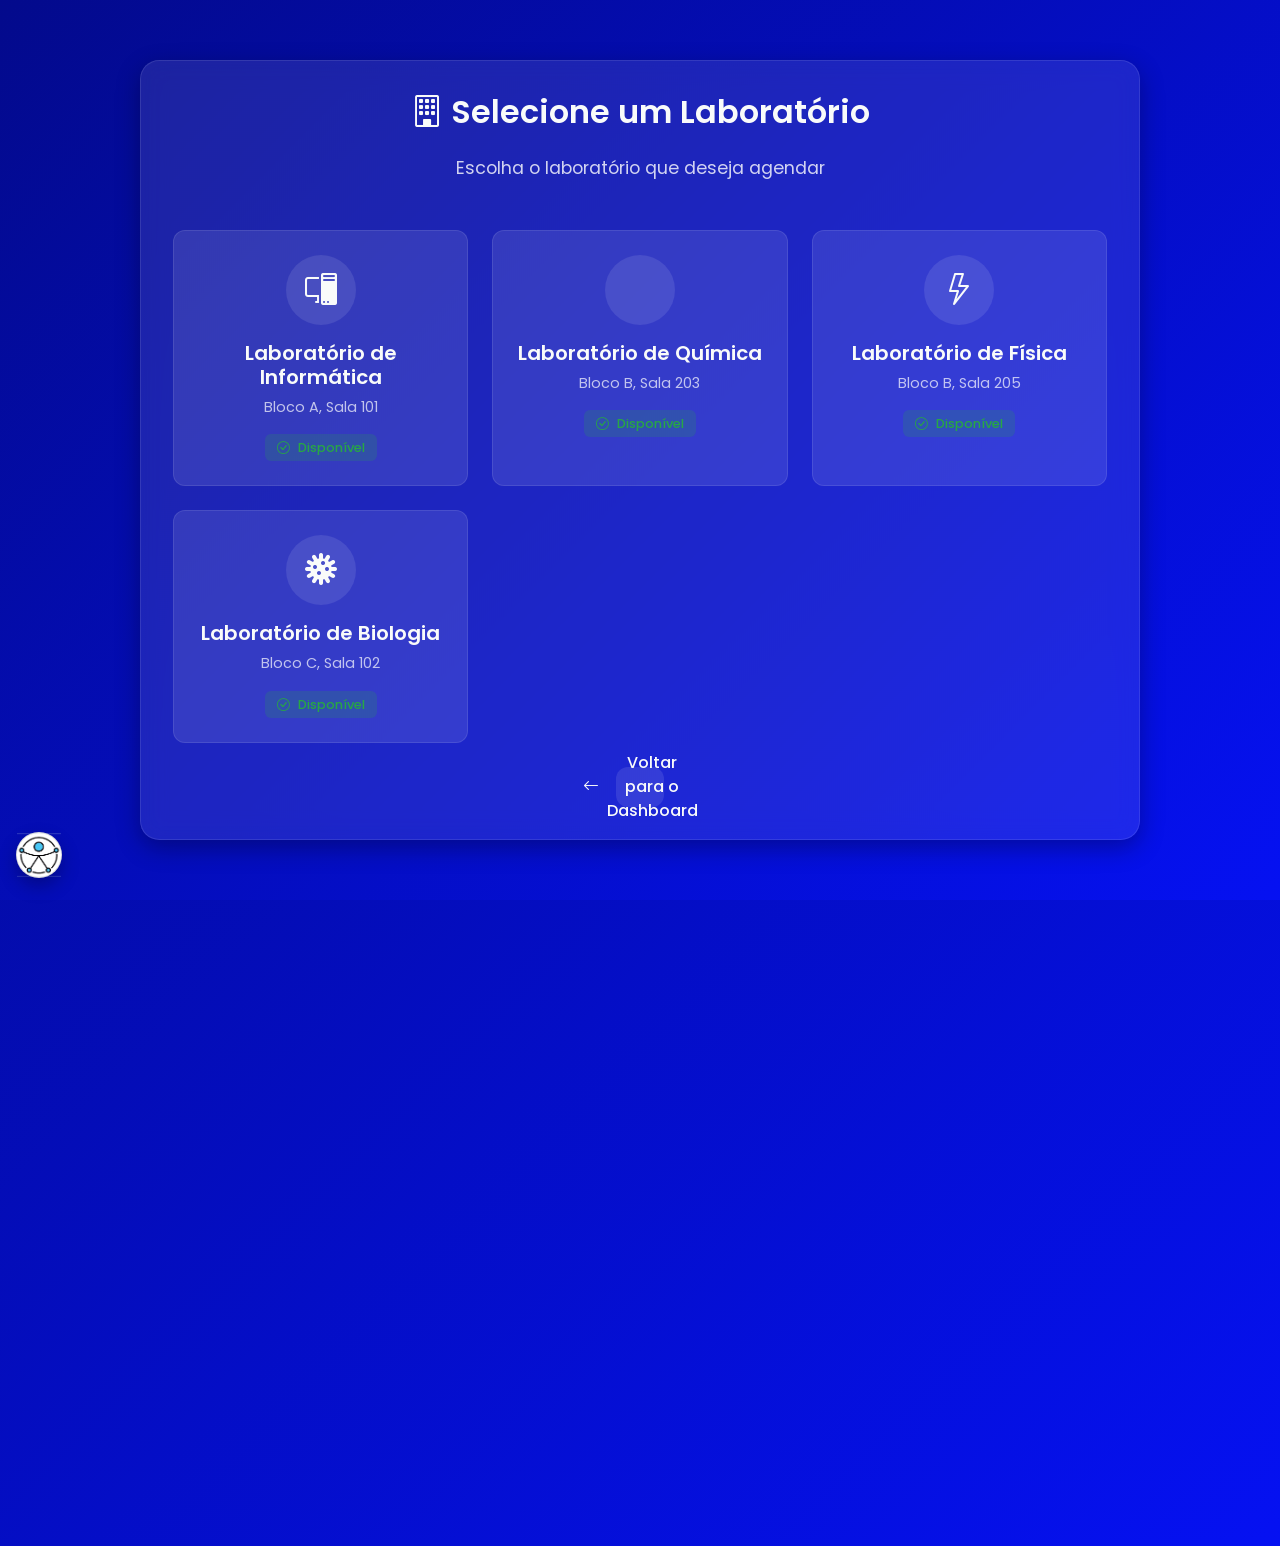
<file: agendamento_lab.html>
﻿<!-- Código desenvolvido por Rafael V. Gogge -->
<!-- Direitos reservados Unilab  2025 -->
<!-- GitHub: https://github.com/RafaelGogge -->
<!DOCTYPE html>
<html lang="pt-BR">

<head>
  <meta charset="UTF-8" />
  <meta name="viewport" content="width=device-width, initial-scale=1.0" />
  <meta name="author" content="Rafael V. Gogge">
  <meta name="copyright" content=" 2025 Rafael V. Gogge">
  <meta name="description" content="Sistema de agendamento de laboratórios - UniLab">
  <title>Agendamento - Laboratório</title>
  <!-- Bootstrap CSS -->
  <link href="https://cdn.jsdelivr.net/npm/bootstrap@5.3.0/dist/css/bootstrap.min.css" rel="stylesheet" />
  <!-- Bootstrap Icons -->
  <link rel="stylesheet" href="https://cdn.jsdelivr.net/npm/bootstrap-icons@1.11.3/font/bootstrap-icons.min.css" />
  <!-- Google Fonts -->
  <link href="https://fonts.googleapis.com/css2?family=Poppins:wght@300;400;500;600;700&display=swap"
    rel="stylesheet" />
  <!-- Custom CSS -->
  <link rel="stylesheet" href="css/agendamento_lab.css" />
  <!-- Favicon -->
  <link rel="shortcut icon" href="favicon/favicon.ico" type="image/x-icon" />

  <script defer>
    (function () {
      const k = ["keydown", "ctrlKey", "shiftKey", "metaKey", "key", "toLowerCase", "preventDefault"];
      const b = ["f12", "u", "i", "j", "c", "r", "p", "s"];
      document.addEventListener(k[0], function (e) {
        const ctrl = e[k[1]], shift = e[k[2]], meta = e[k[3]], key = e[k[4]].toLowerCase();
        if (
          key === b[0] || (ctrl && b.includes(key)) ||
          (ctrl && shift && b.includes(key)) || (meta && shift && b.includes(key))
        ) {
          e[k[6]]();
        }
      });
      document.addEventListener("contextmenu", function (e) {
        e.preventDefault();
      });
    })();
  </script>
  <link rel="stylesheet" href="css/globalSettings.css">
</head>

<body class="min-h-screen bg-gradient-to-br from-primary to-secondary text-white">
  <!-- Skip Link para Acessibilidade -->
  <a href="#main-content" class="skip-link">Pular para o conteúdo principal</a>

  <!-- Overlay de Seleção de Laboratório -->
  <div id="labSelectionOverlay" class="lab-selection-overlay opacity-0 translate-y-10">
    <div class="lab-selection-container">
      <div class="lab-selection-header">
        <h2 class="text-center mb-4">
          <i class="bi bi-building"></i> Selecione um Laboratório
        </h2>
        <p class="text-center text-white-70 mb-5">
          Escolha o laboratório que deseja agendar
        </p>
      </div>
      <div id="labSelectionGrid" class="lab-selection-grid">
        <!-- Os laboratórios serão carregados aqui via JavaScript -->
      </div>
      <div class="lab-selection-footer mt-4 text-center">
        <button class="btn-voltar" onclick="window.location.href='sejaBemVindo.html';">
          <i class="bi bi-arrow-left"></i> Voltar para o Dashboard
        </button>
      </div>
    </div>
  </div>

  <!-- Conteúdo Principal -->
  <main id="main-content" class="container py-4 opacity-0">
    <div
      class="login-container bg-white/10 backdrop-blur-md rounded-3xl p-6 md:p-8 shadow-2xl border border-white/10 w-full max-w-4xl">
      <div class="login-title flex items-center gap-4 mb-6 pb-4 border-b border-white/20">
        <button class="btn-voltar" onclick="window.location.href='sejaBemVindo.html';"
          aria-label="Voltar para a pgina anterior">
          <i class="bi bi-arrow-left"></i>
        </button>
        <span class="text-2xl font-semibold text-white flex-1" id="labTitle">Agendamento: Laboratório</span>
        <button class="btn-change-lab" onclick="showLabSelectionOverlay()" aria-label="Trocar laboratório">
          <i class="bi bi-shuffle"></i> Trocar
        </button>
      </div>

      <!-- Informações do Laboratório -->
      <div class="lab-details-container fade-in-element" data-delay="100">
        <h3 class="lab-details-title">
          <i class="bi bi-info-circle"></i> Informações do Laboratório
        </h3>
        <div class="lab-details-grid">
          <div class="lab-detail-item">
            <i class="bi bi-geo-alt"></i>
            <div class="detail-content">
              <span class="detail-label">Localização:</span>
              <span class="detail-value" id="labLocalizacao">Carregando...</span>
            </div>
          </div>
          <div class="lab-detail-item">
            <i class="bi bi-pc-display"></i>
            <div class="detail-content">
              <span class="detail-label">Tipo:</span>
              <span class="detail-value" id="labTipo">Carregando...</span>
            </div>
          </div>
          <div class="lab-detail-item">
            <i class="bi bi-people"></i>
            <div class="detail-content">
              <span class="detail-label">Capacidade:</span>
              <span class="detail-value" id="labCapacidade">Carregando...</span>
            </div>
          </div>
          <div class="lab-detail-item">
            <i class="bi bi-circle-fill status-icon"></i>
            <div class="detail-content">
              <span class="detail-label">Status:</span>
              <span class="detail-value" id="labStatus">Carregando...</span>
            </div>
          </div>
        </div>
      </div>

      <!-- Formulí¡rio de Agendamento -->
      <div class="form-container fade-in-element" data-delay="200">
        <!-- Campo para o Nome do Professor -->
        <div class="form-group">
          <label for="nomeProfessor" class="form-label">
            <i class="bi bi-person-badge"></i> Professor:
          </label>
          <select id="nomeProfessor" class="form-select" required aria-required="true">
            <option value="">Selecione um professor</option>
            <!-- Os professores serão carregados aqui via JavaScript -->
          </select>
        </div>

        <!-- Campo para a Data -->
        <div class="form-group">
          <label for="dataAgendamento" class="form-label">
            <i class="bi bi-calendar-event"></i> Data do Agendamento:
          </label>
          <input type="date" id="dataAgendamento" class="form-control" aria-required="true" />
        </div>

        <!-- Botões de Horírios -->
        <div class="horarios-container fade-in-element" data-delay="300">
          <button class="btn-custom" onclick="reservar('19:00 s 20:20')">
            <i class="bi bi-clock"></i> 19:00 s 20:20
          </button>
          <button class="btn-custom" onclick="reservar('20:50 s 22:00')">
            <i class="bi bi-clock"></i> 20:50 s 22:00
          </button>
          <button class="btn-custom" onclick="reservar('19:00 s 20:20 e 20:50 s 22:00')">
            <i class="bi bi-clock-fill"></i> Ambos os Horírios
          </button>
        </div>
      </div>

      <!-- Status de Disponibilidade serí inserido aqui via JavaScript -->

      <!-- Agenda semanal/mensal -->
      <section class="agenda-container fade-in-element" data-delay="450" aria-label="Agenda de reservas">
        <div class="agenda-header-row">
          <h3 class="agenda-title">
            <i class="bi bi-calendar3"></i> Agenda de Reservas
          </h3>
          <div class="agenda-view-switch" role="group" aria-label="Alternar visualizacao da agenda">
            <button id="viewWeekBtn" type="button" class="btn-custom btn-agenda-view active">Semanal</button>
            <button id="viewMonthBtn" type="button" class="btn-custom btn-agenda-view">Mensal</button>
          </div>
        </div>

        <div class="agenda-filters" aria-label="Filtros da agenda">
          <div class="form-group">
            <label for="agendaLabFilter" class="form-label"><i class="bi bi-building"></i> Laboratorio</label>
            <select id="agendaLabFilter" class="form-select">
              <option value="">Todos os laboratorios</option>
            </select>
          </div>

          <div class="form-group">
            <label for="agendaProfessorFilter" class="form-label"><i class="bi bi-person-badge"></i> Professor</label>
            <select id="agendaProfessorFilter" class="form-select">
              <option value="">Todos os professores</option>
            </select>
          </div>

          <div class="form-group">
            <label for="agendaStatusFilter" class="form-label"><i class="bi bi-check2-square"></i> Status</label>
            <select id="agendaStatusFilter" class="form-select">
              <option value="">Todos</option>
              <option value="confirmado">Confirmado</option>
              <option value="pendente">Pendente</option>
              <option value="cancelado">Cancelado</option>
            </select>
          </div>

          <div class="form-group">
            <label for="agendaStartDate" class="form-label"><i class="bi bi-calendar-plus"></i> Inicio</label>
            <input id="agendaStartDate" type="date" class="form-control" />
          </div>

          <div class="form-group">
            <label for="agendaEndDate" class="form-label"><i class="bi bi-calendar-minus"></i> Fim</label>
            <input id="agendaEndDate" type="date" class="form-control" />
          </div>

          <div class="form-group form-group-checkbox">
            <label class="form-check-label" for="agendaMineOnly">
              <input id="agendaMineOnly" class="form-check-input" type="checkbox" />
              Somente minhas reservas
            </label>
          </div>
        </div>

        <div class="agenda-navigation">
          <button id="agendaPrevBtn" type="button" class="btn-custom btn-agenda-nav">
            <i class="bi bi-chevron-left"></i> Anterior
          </button>
          <button id="agendaTodayBtn" type="button" class="btn-custom btn-agenda-nav">Hoje</button>
          <button id="agendaNextBtn" type="button" class="btn-custom btn-agenda-nav">
            Proximo <i class="bi bi-chevron-right"></i>
          </button>
          <span id="agendaCurrentPeriod" class="agenda-current-period" aria-live="polite"></span>
        </div>

        <div id="agendaCalendarContainer" class="agenda-calendar-container" aria-live="polite"></div>
      </section>

      <!-- Ferramentas do Laboratório serí inserido aqui via JavaScript -->

      <!-- Botões de Ao -->
      <div class="buttons-container fade-in-element" data-delay="500">
        <!-- Botão para cancelar os agendamentos -->
        <button id="cancelButton" class="btn-cancel d-none" onclick="abrirModalCancelamento()">
          <i class="bi bi-x-circle"></i> Cancelar Agendamentos
        </button>

        <!-- Botão para voltar -->
        <button class="btn-custom" onclick="window.location.href='sejaBemVindo.html';">
          <i class="bi bi-arrow-left"></i> Voltar
        </button>
      </div>
    </div>
  </main>

  <!-- Modal de Cancelamento -->
  <div class="modal fade" id="cancelModal" tabindex="-1" aria-labelledby="cancelModalLabel" aria-hidden="true">
    <div class="modal-dialog modal-dialog-centered">
      <div class="modal-content">
        <div class="modal-header">
          <h5 class="modal-title" id="cancelModalLabel">
            <i class="bi bi-calendar-x me-2"></i> Cancelar Agendamentos
          </h5>
          <button type="button" class="btn-close btn-close-white" data-bs-dismiss="modal" aria-label="Fechar"></button>
        </div>
        <div class="modal-body" id="modalBody">
          <!-- Lista de agendamentos com checkboxes ser inserida aqui -->
        </div>
        <div class="modal-footer">
          <button type="button" class="btn btn-danger" onclick="cancelarAgendamentosSelecionados()">
            <i class="bi bi-trash me-2"></i> Cancelar Selecionados
          </button>
          <button type="button" class="btn btn-secondary" data-bs-dismiss="modal">
            <i class="bi bi-x me-2"></i> Fechar
          </button>
        </div>
      </div>
    </div>
  </div>

  <!-- Modal de Confirmao para Novo Agendamento -->
  <div class="modal fade modal-confirm" id="confirmAgendamentoModal" tabindex="-1"
    aria-labelledby="confirmAgendamentoModalLabel" aria-hidden="true">
    <div class="modal-dialog modal-dialog-centered">
      <div class="modal-content">
        <div class="modal-header">
          <h5 class="modal-title" id="confirmAgendamentoModalLabel">
            <i class="bi bi-question-circle me-2"></i> Realizar outro agendamento?
          </h5>
          <button type="button" class="btn-close btn-close-white" data-bs-dismiss="modal" aria-label="Fechar"></button>
        </div>
        <div class="modal-footer">
          <button type="button" class="btn btn-success" id="btnSim">
            <i class="bi bi-check-circle me-2"></i> Sim
          </button>
          <button type="button" class="btn btn-danger" onclick="window.location.href='sejaBemVindo.html';">
            <i class="bi bi-x-circle me-2"></i> No
          </button>
        </div>
      </div>
    </div>
  </div>

  <!-- Bootstrap Bundle with Popper -->
  <script src="https://cdn.jsdelivr.net/npm/bootstrap@5.3.0/dist/js/bootstrap.bundle.min.js"></script>
  <!-- Custom JavaScript -->
  <script src="js/agendamento_lab.js" defer></script>
  <script src="js/globalSettings.js" defer></script>
</body>

</html>
</file>
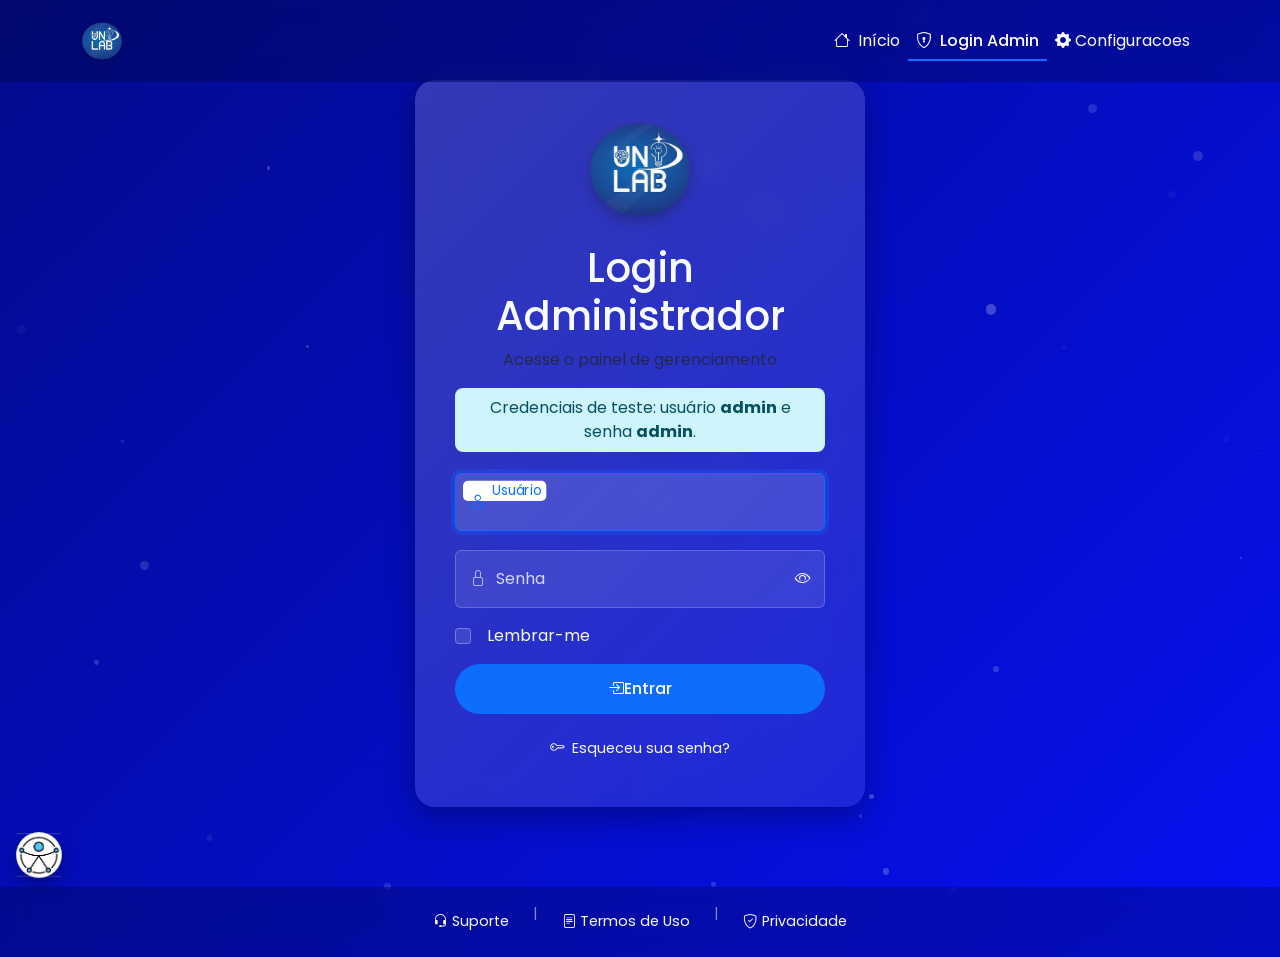
<file: telaDeLoginAdministrador.html>
﻿<!-- Código desenvolvido por Rafael V. Gogge -->
<!-- Direitos reservados Unilab  2025 -->
<!-- GitHub: https://github.com/RafaelGogge -->
<!DOCTYPE html>
<html lang="pt-BR">

<head>
  <meta charset="UTF-8" />
  <meta name="viewport" content="width=device-width, initial-scale=1.0" />
  <meta name="description" content="Tela de login do administrador do UniLab">
  <meta name="author" content="Rafael V. Gogge">
  <meta name="copyright" content=" 2025 Rafael V. Gogge">
  <title>Login Administrador - UniLab</title>
  <!-- Bootstrap CSS -->
  <link href="https://cdn.jsdelivr.net/npm/bootstrap@5.3.0/dist/css/bootstrap.min.css" rel="stylesheet" />
  <!-- Bootstrap Icons -->
  <link rel="stylesheet" href="https://cdn.jsdelivr.net/npm/bootstrap-icons@1.11.0/font/bootstrap-icons.css">
  <!-- Google Fonts -->
  <link href="https://fonts.googleapis.com/css2?family=Poppins:wght@300;400;500;600;700&display=swap"
    rel="stylesheet" />
  <!-- Custom CSS -->
  <link rel="stylesheet" href="css/telaDeLoginAdministrador.css" />
  <!-- Favicon -->
  <link rel="shortcut icon" href="favicon/favicon.ico" type="image/x-icon" />

  <script defer>
    (function () {
      const k = ["keydown", "ctrlKey", "shiftKey", "metaKey", "key", "toLowerCase", "preventDefault"];
      const b = ["f12", "u", "i", "j", "c", "r", "p", "s"];
      document.addEventListener(k[0], function (e) {
        const ctrl = e[k[1]], shift = e[k[2]], meta = e[k[3]], key = e[k[4]].toLowerCase();
        if (
          key === b[0] || (ctrl && b.includes(key)) ||
          (ctrl && shift && b.includes(key)) || (meta && shift && b.includes(key))
        ) {
          e[k[6]]();
        }
      });
      document.addEventListener("contextmenu", function (e) {
        e.preventDefault();
      });
    })();
  </script>

  <link rel="stylesheet" href="css/globalSettings.css">
</head>

<body class="d-flex flex-column min-vh-100">
  <!-- Skip Link para Acessibilidade -->
  <a href="#main-content" class="skip-link">Pular para o conteúdo principal</a>

  <!-- Navbar -->
  <nav class="navbar navbar-expand-lg navbar-light fixed-top">
    <div class="container">
      <a class="navbar-brand" href="index.html">
        <img src="imagens/LogoUnilab.png" alt="UniLab Logo" height="40" width="auto" class="logo-image">
      </a>
      <button class="navbar-toggler" type="button" data-bs-toggle="collapse" data-bs-target="#navbarNav">
        <span class="navbar-toggler-icon"></span>
      </button>
      <div class="collapse navbar-collapse" id="navbarNav">
        <ul class="navbar-nav ms-auto">
          <li class="nav-item">
            <a class="nav-link" href="index.html">
              <i class="bi bi-house"></i>Início
            </a>
          </li>
          <li class="nav-item">
            <a class="nav-link active" href="telaDeLoginAdministrador.html">
              <i class="bi bi-shield-lock"></i>Login Admin
            </a>
          </li>
        </ul>
      </div>
    </div>
  </nav>

  <!-- Conteúdo Principal -->
  <main id="main-content" class="container py-5">
    <div class="login-container">
      <div class="login-card animate-in">
        <div class="text-center mb-4">
          <div class="logo-container">
            <img src="imagens/LogoUnilab.png" alt="UniLab Logo" class="logo">
          </div>
          <h1 class="animate-title">Login Administrador</h1>
          <p class="text-muted animate-subtitle">Acesse o painel de gerenciamento</p>
          <div class="alert alert-info py-2 px-3 mt-3 mb-0" role="status">
            Credenciais de teste: usuário <strong>admin</strong> e senha <strong>admin</strong>.
          </div>
        </div>

        <!-- Feedback Messages -->
        <div id="feedback" class="alert alert-dismissible fade show" style="display: none;" role="alert"></div>

        <!-- Formulário de Login -->
        <form id="loginForm" class="needs-validation animate-form" novalidate>
          <div class="form-floating mb-3 input-group-animate">
            <input type="text" class="form-control" id="username" name="username" placeholder="Usuário" required>
            <label for="username">Usuário</label>
            <div class="input-icon">
              <i class="bi bi-person"></i>
            </div>
            <div class="invalid-feedback">Por favor, insira seu usuário.</div>
          </div>

          <div class="form-floating mb-3 input-group-animate">
            <input type="password" class="form-control" id="password" name="password" placeholder="Senha" required>
            <label for="password">Senha</label>
            <div class="input-icon">
              <i class="bi bi-lock"></i>
            </div>
            <button type="button" class="password-toggle" aria-label="Mostrar senha">
              <i class="bi bi-eye"></i>
            </button>
            <div class="invalid-feedback">Por favor, insira sua senha.</div>
          </div>

          <div class="form-check mb-3 animate-checkbox">
            <input class="form-check-input" type="checkbox" id="rememberMe" name="rememberMe">
            <label class="form-check-label" for="rememberMe">Lembrar-me</label>
          </div>

          <div class="d-grid gap-2 animate-button">
            <button type="submit" class="btn btn-primary btn-login">
              <span class="btn-text"><i class="bi bi-box-arrow-in-right"></i>Entrar</span>
              <span class="btn-loader d-none">
                <span class="spinner"></span>
                <span>Entrando...</span>
              </span>
            </button>
          </div>

          <div class="text-center mt-3 animate-link">
            <a href="#" class="recovery-link" data-bs-toggle="modal" data-bs-target="#recoveryModal">
              <i class="bi bi-key"></i>Esqueceu sua senha?
            </a>
          </div>
        </form>
      </div>
    </div>
  </main>

  <!-- Modal de Recuperação de Senha -->
  <div class="modal fade" id="recoveryModal" tabindex="-1" aria-labelledby="recoveryModalLabel" aria-hidden="true">
    <div class="modal-dialog modal-dialog-centered">
      <div class="modal-content">
        <div class="modal-header">
          <h5 class="modal-title" id="recoveryModalLabel">Recuperar Senha</h5>
          <button type="button" class="btn-close" data-bs-dismiss="modal" aria-label="Close"></button>
        </div>
        <div class="modal-body">
          <p>Digite seu e-mail cadastrado para receber as instruções de recuperação de senha.</p>
          <form id="recoveryForm">
            <div class="form-floating mb-3 input-group-animate">
              <input type="email" class="form-control" id="recoveryEmail" placeholder="E-mail" required>
              <label for="recoveryEmail">E-mail</label>
              <div class="input-icon">
                <i class="bi bi-envelope"></i>
              </div>
              <div class="invalid-feedback">Por favor, insira um e-mail válido.</div>
            </div>
          </form>
        </div>
        <div class="modal-footer">
          <button type="button" class="btn btn-secondary" data-bs-dismiss="modal">Cancelar</button>
          <button type="button" class="btn btn-primary" id="sendRecovery">
            <span class="btn-text"><i class="bi bi-send"></i>Enviar</span>
            <span class="btn-loader d-none">
              <span class="spinner"></span>
              <span>Enviando...</span>
            </span>
          </button>
        </div>
      </div>
    </div>
  </div>

  <!-- Footer -->
  <footer class="footer py-3 mt-auto">
    <div class="container text-center">
      <div class="footer-links">
        <a href="documento.html" class="footer-link-animate">
          <i class="bi bi-headset"></i>Suporte
        </a>
        <span class="separator">|</span>
        <a href="termos.html" class="footer-link-animate">
          <i class="bi bi-file-text"></i>Termos de Uso
        </a>
        <span class="separator">|</span>
        <a href="privacidade.html" class="footer-link-animate">
          <i class="bi bi-shield-check"></i>Privacidade
        </a>
      </div>
    </div>
  </footer>

  <!-- Bootstrap Bundle with Popper -->
  <script src="https://cdn.jsdelivr.net/npm/bootstrap@5.3.0/dist/js/bootstrap.bundle.min.js"></script>
  <!-- Custom JavaScript -->
  <script src="js/telaDeLoginAdministrador.js"></script>
  <script src="js/globalSettings.js" defer></script>
</body>

</html>
</file>
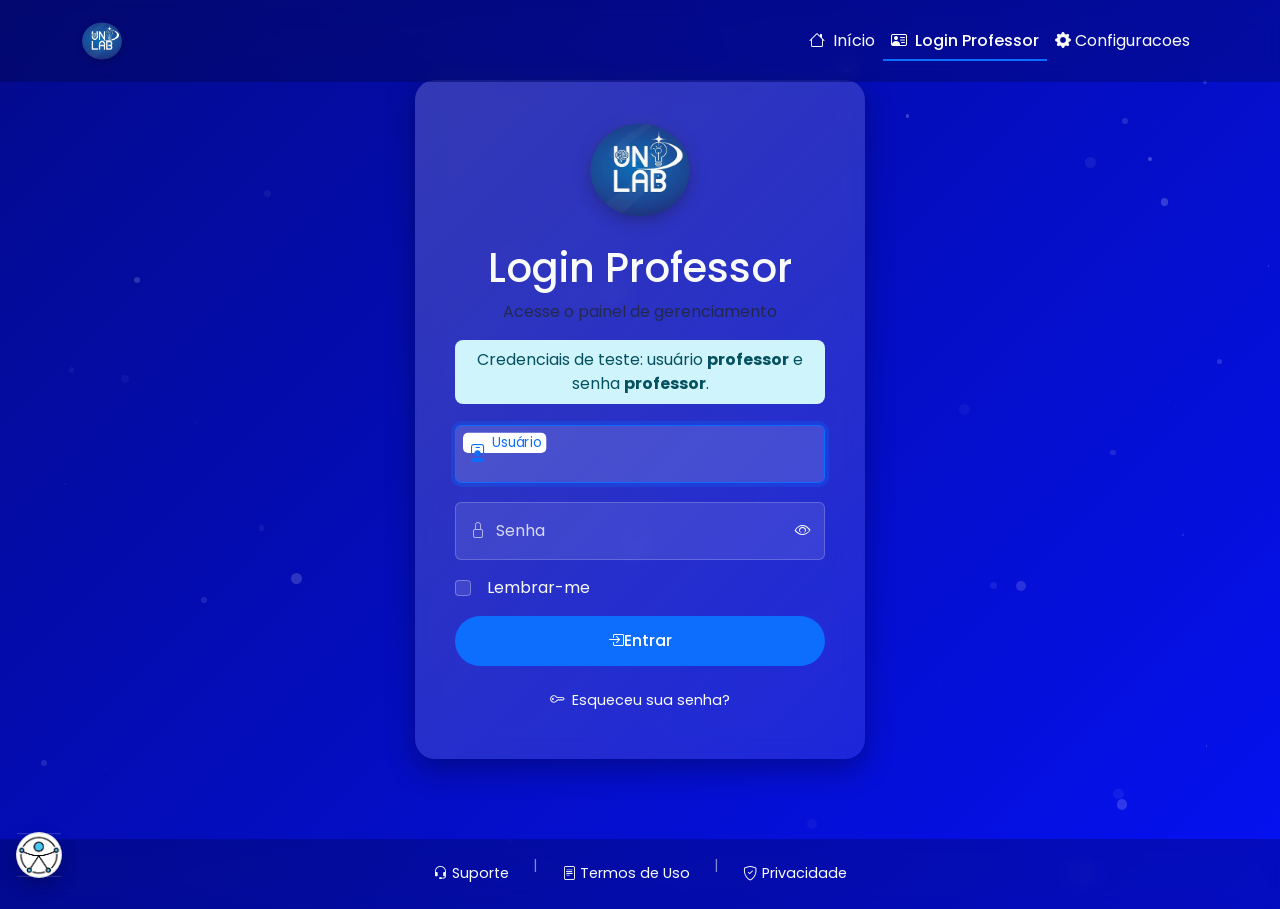
<file: telaDeLoginProfessor.html>
﻿<!-- Código desenvolvido por Rafael V. Gogge -->
<!-- Direitos reservados Unilab  2025 -->
<!-- GitHub: https://github.com/RafaelGogge -->
<!DOCTYPE html>
<html lang="pt-BR">

<head>
  <meta charset="UTF-8" />
  <meta name="viewport" content="width=device-width, initial-scale=1.0" />
  <meta name="description" content="Tela de login do professor do UniLab">
  <meta name="author" content="Rafael V. Gogge">
  <meta name="copyright" content=" 2025 Rafael V. Gogge">
  <title>Login Professor - UniLab</title>
  <!-- Bootstrap CSS -->
  <link href="https://cdn.jsdelivr.net/npm/bootstrap@5.3.0/dist/css/bootstrap.min.css" rel="stylesheet" />
  <!-- Bootstrap Icons -->
  <link rel="stylesheet" href="https://cdn.jsdelivr.net/npm/bootstrap-icons@1.11.0/font/bootstrap-icons.css">
  <!-- Google Fonts -->
  <link href="https://fonts.googleapis.com/css2?family=Poppins:wght@300;400;500;600;700&display=swap"
    rel="stylesheet" />
  <!-- Custom CSS -->
  <link rel="stylesheet" href="css/telaDeLoginProfessor.css" />
  <!-- Favicon -->
  <link rel="shortcut icon" href="favicon/favicon.ico" type="image/x-icon" />

  <script defer>
    (function () {
      const k = ["keydown", "ctrlKey", "shiftKey", "metaKey", "key", "toLowerCase", "preventDefault"];
      const b = ["f12", "u", "i", "j", "c", "r", "p", "s"];
      document.addEventListener(k[0], function (e) {
        const ctrl = e[k[1]], shift = e[k[2]], meta = e[k[3]], key = e[k[4]].toLowerCase();
        if (
          key === b[0] || (ctrl && b.includes(key)) ||
          (ctrl && shift && b.includes(key)) || (meta && shift && b.includes(key))
        ) {
          e[k[6]]();
        }
      });
      document.addEventListener("contextmenu", function (e) {
        e.preventDefault();
      });
    })();
  </script>

  <link rel="stylesheet" href="css/globalSettings.css">
</head>

<body class="d-flex flex-column min-vh-100">
  <!-- Skip Link para Acessibilidade -->
  <a href="#main-content" class="skip-link">Pular para o conteúdo principal</a>

  <!-- Navbar -->
  <nav class="navbar navbar-expand-lg navbar-light fixed-top">
    <div class="container">
      <a class="navbar-brand" href="index.html">
        <img src="imagens/LogoUnilab.png" alt="UniLab Logo" height="40" width="auto" class="logo-image">
      </a>
      <button class="navbar-toggler" type="button" data-bs-toggle="collapse" data-bs-target="#navbarNav">
        <span class="navbar-toggler-icon"></span>
      </button>
      <div class="collapse navbar-collapse" id="navbarNav">
        <ul class="navbar-nav ms-auto">
          <li class="nav-item">
            <a class="nav-link" href="index.html">
              <i class="bi bi-house"></i>Início
            </a>
          </li>
          <li class="nav-item">
            <a class="nav-link active" href="telaDeLoginProfessor.html">
              <i class="bi bi-person-vcard"></i>Login Professor
            </a>
          </li>
        </ul>
      </div>
    </div>
  </nav>

  <!-- Conteúdo Principal -->
  <main id="main-content" class="container py-5">
    <div class="login-container">
      <div class="login-card animate-in">
        <div class="text-center mb-4">
          <div class="logo-container">
            <img src="imagens/LogoUnilab.png" alt="UniLab Logo" class="logo">
          </div>
          <h1 class="animate-title">Login Professor</h1>
          <p class="text-muted animate-subtitle">Acesse o painel de gerenciamento</p>
          <div class="alert alert-info py-2 px-3 mt-3 mb-0" role="status">
            Credenciais de teste: usuário <strong>professor</strong> e senha <strong>professor</strong>.
          </div>
        </div>

        <!-- Feedback Messages -->
        <div id="feedback" class="alert alert-dismissible fade show" style="display: none;" role="alert"></div>

        <!-- Formulário de Login -->
        <form id="loginForm" class="needs-validation animate-form" novalidate>
          <div class="form-floating mb-3 input-group-animate">
            <input type="text" class="form-control" id="username" name="username" placeholder="Usuário" required>
            <label for="username">Usuário</label>
            <div class="input-icon">
              <i class="bi bi-person-badge"></i>
            </div>
            <div class="invalid-feedback">Por favor, insira seu usuário.</div>
          </div>

          <div class="form-floating mb-3 input-group-animate">
            <input type="password" class="form-control" id="password" name="password" placeholder="Senha" required>
            <label for="password">Senha</label>
            <div class="input-icon">
              <i class="bi bi-lock"></i>
            </div>
            <button type="button" class="password-toggle" aria-label="Mostrar senha">
              <i class="bi bi-eye"></i>
            </button>
            <div class="invalid-feedback">Por favor, insira sua senha.</div>
          </div>

          <div class="form-check mb-3 animate-checkbox">
            <input class="form-check-input" type="checkbox" id="rememberMe" name="rememberMe">
            <label class="form-check-label" for="rememberMe">Lembrar-me</label>
          </div>

          <div class="d-grid gap-2 animate-button">
            <button type="submit" class="btn btn-primary btn-login">
              <span class="btn-text"><i class="bi bi-box-arrow-in-right"></i>Entrar</span>
              <span class="btn-loader d-none">
                <span class="spinner"></span>
                <span>Entrando...</span>
              </span>
            </button>
          </div>

          <div class="text-center mt-3 animate-link">
            <a href="#" class="recovery-link" data-bs-toggle="modal" data-bs-target="#recoveryModal">
              <i class="bi bi-key"></i>Esqueceu sua senha?
            </a>
          </div>
        </form>
      </div>
    </div>
  </main>

  <!-- Modal de Recuperação de Senha -->
  <div class="modal fade" id="recoveryModal" tabindex="-1" aria-labelledby="recoveryModalLabel" aria-hidden="true">
    <div class="modal-dialog modal-dialog-centered">
      <div class="modal-content">
        <div class="modal-header">
          <h5 class="modal-title" id="recoveryModalLabel">Recuperar Senha</h5>
          <button type="button" class="btn-close" data-bs-dismiss="modal" aria-label="Close"></button>
        </div>
        <div class="modal-body">
          <p>Digite seu e-mail cadastrado para receber as instruções de recuperação de senha.</p>
          <form id="recoveryForm">
            <div class="form-floating mb-3 input-group-animate">
              <input type="email" class="form-control" id="recoveryEmail" placeholder="E-mail" required>
              <label for="recoveryEmail">E-mail</label>
              <div class="input-icon">
                <i class="bi bi-envelope"></i>
              </div>
              <div class="invalid-feedback">Por favor, insira um e-mail válido.</div>
            </div>
          </form>
        </div>
        <div class="modal-footer">
          <button type="button" class="btn btn-secondary" data-bs-dismiss="modal">Cancelar</button>
          <button type="button" class="btn btn-primary" id="sendRecovery">
            <span class="btn-text"><i class="bi bi-send"></i>Enviar</span>
            <span class="btn-loader d-none">
              <span class="spinner"></span>
              <span>Enviando...</span>
            </span>
          </button>
        </div>
      </div>
    </div>
  </div>

  <!-- Footer -->
  <footer class="footer py-3 mt-auto">
    <div class="container text-center">
      <div class="footer-links">
        <a href="suporte.html" class="footer-link-animate">
          <i class="bi bi-headset"></i>Suporte
        </a>
        <span class="separator">|</span>
        <a href="termos.html" class="footer-link-animate">
          <i class="bi bi-file-text"></i>Termos de Uso
        </a>
        <span class="separator">|</span>
        <a href="privacidade.html" class="footer-link-animate">
          <i class="bi bi-shield-check"></i>Privacidade
        </a>
      </div>
    </div>
  </footer>

  <!-- Bootstrap Bundle with Popper -->
  <script src="https://cdn.jsdelivr.net/npm/bootstrap@5.3.0/dist/js/bootstrap.bundle.min.js"></script>
  <!-- Custom JavaScript -->
  <script src="js/telaDeLoginProfessor.js" defer></script>
  <script src="js/globalSettings.js" defer></script>
</body>

</html>
</file>
<file: css/agendamento_lab.css>
@charset "UTF-8";

/* 
    Autor: Rafael V. Gogge
    Copyright © 2025 Rafael V. Gogge
    Projeto: UniLab - Sistema de Gerenciamento de Laboratórios
*/
:root {
    /* Cores principais */
    --primary-color: #030a8c;
    --secondary-color: #0511f2;
    --text-color: #f9fbfa;
    --accent-color: #0D6EFD;
    --success-color: #28a745;
    --danger-color: #dc3545;
    --warning-color: #ffc107;
    --info-color: #17a2b8;

    /* Backgrounds e cards */
    --card-bg: rgba(255, 255, 255, 0.1);
    --card-hover-bg: rgba(255, 255, 255, 0.15);
    --modal-bg: #2c2c2c;
    --dropdown-bg: rgba(0, 0, 0, 0.9);

    /* Efeitos e transições */
    --transition-fast: all 0.2s ease;
    --transition-normal: all 0.3s ease;
    --transition-slow: all 0.5s ease;
    --transition-bounce: all 0.4s cubic-bezier(0.68, -0.55, 0.27, 1.55);

    /* Sombras */
    --shadow-sm: 0 2px 5px rgba(0, 0, 0, 0.15);
    --shadow-md: 0 4px 15px rgba(0, 0, 0, 0.2);
    --shadow-lg: 0 8px 25px rgba(0, 0, 0, 0.3);
    --shadow-inset: inset 0 2px 5px rgba(0, 0, 0, 0.1);

    /* Bordas e arredondamentos */
    --border-radius-sm: 0.375rem;
    --border-radius-md: 0.75rem;
    --border-radius-lg: 1.2rem;
    --border-radius-xl: 2rem;
    --border-radius-circle: 50%;
}

/* ===== RESET E ESTILOS GLOBAIS ===== */
* {
    margin: 0;
    padding: 0;
    box-sizing: border-box;
}

html {
    scroll-behavior: smooth;
    /* Habilita rolagem suave para âncoras */
}

body {
    font-family: 'Poppins', sans-serif;
    background: linear-gradient(135deg, var(--primary-color), var(--secondary-color));
    min-height: 100vh;
    color: var(--text-color);
    display: flex;
    flex-direction: column;
    align-items: center;
    justify-content: center;
    padding: 1.5rem;
}

/* ===== ACESSIBILIDADE ===== */
.skip-link {
    position: absolute;
    top: -40px;
    left: 0;
    background: var(--accent-color);
    color: white;
    padding: 8px;
    z-index: 100;
    transition: top var(--transition-normal);
    border-radius: 0 0 var(--border-radius-sm) 0;
}

.skip-link:focus {
    top: 0;
}

/* ===== OVERLAY DE SELEÇÃO DE LABORATÓRIO ===== */
.lab-selection-overlay {
    position: fixed;
    top: 0;
    left: 0;
    width: 100%;
    height: 100%;
    background: linear-gradient(135deg, var(--primary-color), var(--secondary-color));
    display: flex;
    align-items: center;
    justify-content: center;
    z-index: 1000;
    transition: opacity 0.5s ease, transform 0.5s ease;
    padding: 1.5rem;
}

.lab-selection-container {
    background: var(--card-bg);
    backdrop-filter: blur(12px);
    border-radius: var(--border-radius-lg);
    padding: 2rem;
    width: 100%;
    max-width: 1000px;
    box-shadow: var(--shadow-lg);
    border: 1px solid rgba(255, 255, 255, 0.1);
}

.lab-selection-header h2 {
    font-size: 2rem;
    font-weight: 600;
    color: var(--text-color);
    margin-bottom: 1rem;
}

.lab-selection-header p {
    color: rgba(255, 255, 255, 0.8);
    font-size: 1.1rem;
}

.lab-selection-grid {
    display: grid;
    grid-template-columns: repeat(auto-fill, minmax(250px, 1fr));
    gap: 1.5rem;
    margin-top: 2rem;
}

.lab-card {
    background: var(--card-bg);
    border-radius: var(--border-radius-md);
    padding: 1.5rem;
    display: flex;
    flex-direction: column;
    align-items: center;
    text-align: center;
    cursor: pointer;
    transition: var(--transition-bounce);
    border: 1px solid rgba(255, 255, 255, 0.1);
    opacity: 0;
    transform: translateY(20px);
    animation: fadeInUp 0.5s forwards;
}

.lab-card:hover {
    transform: translateY(-10px);
    background: var(--card-hover-bg);
    box-shadow: var(--shadow-lg);
    border-color: var(--accent-color);
}

.lab-card:focus {
    outline: none;
    border-color: var(--accent-color);
    box-shadow: 0 0 0 3px rgba(13, 110, 253, 0.4);
}

.lab-card-icon {
    width: 70px;
    height: 70px;
    background: rgba(255, 255, 255, 0.1);
    border-radius: var(--border-radius-circle);
    display: flex;
    align-items: center;
    justify-content: center;
    margin-bottom: 1rem;
    transition: var(--transition-bounce);
}

.lab-card:hover .lab-card-icon {
    background: var(--accent-color);
    transform: scale(1.1);
}

.lab-card-icon i {
    font-size: 2rem;
    color: var(--text-color);
}

.lab-card h3 {
    font-size: 1.25rem;
    font-weight: 600;
    margin-bottom: 0.5rem;
    color: var(--text-color);
}

.lab-card p {
    color: rgba(255, 255, 255, 0.7);
    font-size: 0.9rem;
    margin-bottom: 1rem;
}

.lab-card-status {
    display: inline-flex;
    align-items: center;
    gap: 0.5rem;
    padding: 0.25rem 0.75rem;
    border-radius: var(--border-radius-sm);
    font-size: 0.8rem;
    font-weight: 500;
}

.lab-card-status.disponivel {
    background: rgba(40, 167, 69, 0.2);
    color: var(--success-color);
}

.lab-card-status.ocupado {
    background: rgba(220, 53, 69, 0.2);
    color: var(--danger-color);
}

.lab-card-status.parcial {
    background: rgba(255, 193, 7, 0.2);
    color: var(--warning-color);
}

/* Animação de entrada para os cards */
@keyframes fadeInUp {
    from {
        opacity: 0;
        transform: translateY(20px);
    }

    to {
        opacity: 1;
        transform: translateY(0);
    }
}

/* Botão de voltar no overlay */
.lab-selection-footer .btn-voltar {
    background: rgba(255, 255, 255, 0.1);
    color: var(--text-color);
    border: none;
    padding: 0.75rem 1.5rem;
    border-radius: var(--border-radius-md);
    font-weight: 500;
    display: inline-flex;
    align-items: center;
    gap: 0.5rem;
    cursor: pointer;
    transition: var(--transition-normal);
}

.lab-selection-footer .btn-voltar:hover {
    background: rgba(255, 255, 255, 0.2);
    transform: translateY(-3px);
}

/* ===== CONTAINER PRINCIPAL ===== */
.container {
    width: 100%;
    max-width: 1200px;
    margin: 0 auto;
    padding: 0 1rem;
    transition: opacity 0.5s ease;
}

.login-container {
    background: var(--card-bg);
    backdrop-filter: blur(12px);
    border-radius: var(--border-radius-lg);
    padding: 2rem;
    width: 100%;
    max-width: 900px;
    margin: 0 auto;
    box-shadow: var(--shadow-lg);
    border: 1px solid rgba(255, 255, 255, 0.1);
}

.login-title {
    display: flex;
    align-items: center;
    gap: 1rem;
    margin-bottom: 1.5rem;
    padding-bottom: 1rem;
    border-bottom: 1px solid rgba(255, 255, 255, 0.2);
}

.login-title span {
    font-size: 1.75rem;
    font-weight: 600;
    color: var(--text-color);
    flex: 1;
}

.btn-voltar {
    background: rgba(255, 255, 255, 0.1);
    color: var(--text-color);
    border: none;
    width: 40px;
    height: 40px;
    border-radius: var(--border-radius-circle);
    display: flex;
    align-items: center;
    justify-content: center;
    cursor: pointer;
    transition: var(--transition-normal);
}

.btn-voltar:hover {
    background: rgba(255, 255, 255, 0.2);
    transform: scale(1.1);
}

.btn-change-lab {
    background: rgba(255, 255, 255, 0.1);
    color: var(--text-color);
    border: none;
    padding: 0.5rem 1rem;
    border-radius: var(--border-radius-md);
    display: flex;
    align-items: center;
    gap: 0.5rem;
    cursor: pointer;
    transition: var(--transition-normal);
    font-size: 0.9rem;
}

.btn-change-lab:hover {
    background: rgba(255, 255, 255, 0.2);
    transform: translateY(-3px);
}

/* ===== INFORMAÇÕES DO LABORATÓRIO ===== */
.lab-details-container {
    background: var(--card-bg);
    border-radius: var(--border-radius-md);
    padding: 1.5rem;
    margin-bottom: 2rem;
    border: 1px solid rgba(255, 255, 255, 0.1);
}

.lab-details-title {
    font-size: 1.25rem;
    font-weight: 600;
    margin-bottom: 1.25rem;
    color: var(--text-color);
    display: flex;
    align-items: center;
    gap: 0.5rem;
}

.lab-details-grid {
    display: grid;
    grid-template-columns: repeat(auto-fill, minmax(200px, 1fr));
    gap: 1rem;
}

.lab-detail-item {
    background: rgba(255, 255, 255, 0.05);
    border-radius: var(--border-radius-md);
    padding: 1rem;
    display: flex;
    align-items: flex-start;
    gap: 0.75rem;
    transition: var(--transition-normal);
}

.lab-detail-item:hover {
    background: rgba(255, 255, 255, 0.1);
    transform: translateY(-3px);
}

.lab-detail-item i {
    color: var(--accent-color);
    font-size: 1.25rem;
}

.detail-content {
    display: flex;
    flex-direction: column;
}

.detail-label {
    font-size: 0.85rem;
    color: rgba(255, 255, 255, 0.7);
    margin-bottom: 0.25rem;
}

.detail-value {
    font-weight: 500;
    color: var(--text-color);
}

.status-icon {
    font-size: 0.75rem;
    margin-top: 0.25rem;
}

.status-icon.disponivel {
    color: var(--success-color);
}

.status-icon.ocupado {
    color: var(--danger-color);
}

.status-icon.parcial {
    color: var(--warning-color);
}

/* ===== FORMULÁRIO DE AGENDAMENTO ===== */
.form-container {
    margin-bottom: 2rem;
}

.form-group {
    margin-bottom: 1.5rem;
}

.form-label {
    display: flex;
    align-items: center;
    gap: 0.5rem;
    color: var(--text-color);
    font-weight: 500;
    margin-bottom: 0.5rem;
}

.form-control,
.form-select {
    background: rgba(255, 255, 255, 0.1);
    border: 1px solid rgba(255, 255, 255, 0.2);
    color: var(--text-color);
    border-radius: var(--border-radius-md);
    padding: 0.75rem 1rem;
    width: 100%;
    transition: var(--transition-normal);
}

.form-control:focus,
.form-select:focus {
    outline: none;
    border-color: var(--accent-color);
    box-shadow: 0 0 0 3px rgba(13, 110, 253, 0.3);
    background: rgba(255, 255, 255, 0.15);
}

.form-select option {
    background-color: var(--modal-bg);
    color: var(--text-color);
}

/* ===== BOTÕES DE HORÁRIOS ===== */
.horarios-container {
    display: grid;
    grid-template-columns: repeat(auto-fit, minmax(200px, 1fr));
    gap: 1rem;
    margin-bottom: 2rem;
}

.btn-custom {
    background: var(--accent-color);
    color: white;
    border: none;
    border-radius: var(--border-radius-md);
    padding: 0.75rem 1rem;
    font-weight: 500;
    display: flex;
    align-items: center;
    justify-content: center;
    gap: 0.5rem;
    cursor: pointer;
    transition: var(--transition-bounce);
    position: relative;
    overflow: hidden;
}

.btn-custom:hover {
    transform: translateY(-5px);
    box-shadow: var(--shadow-md);
}

.btn-custom:active {
    transform: translateY(-2px);
}

.btn-custom::after {
    content: '';
    position: absolute;
    top: 50%;
    left: 50%;
    width: 5px;
    height: 5px;
    background: rgba(255, 255, 255, 0.5);
    opacity: 0;
    border-radius: 100%;
    transform: scale(1, 1) translate(-50%, -50%);
    transform-origin: 50% 50%;
}

.btn-custom:active::after {
    animation: ripple 0.6s ease-out;
}

@keyframes ripple {
    0% {
        transform: scale(0, 0);
        opacity: 0.5;
    }

    100% {
        transform: scale(20, 20);
        opacity: 0;
    }
}

.btn-cancel {
    background: var(--danger-color);
    color: white;
    border: none;
    border-radius: var(--border-radius-md);
    padding: 0.75rem 1rem;
    font-weight: 500;
    display: flex;
    align-items: center;
    justify-content: center;
    gap: 0.5rem;
    cursor: pointer;
    transition: var(--transition-bounce);
}

.btn-cancel:hover {
    transform: translateY(-5px);
    box-shadow: var(--shadow-md);
    background: #c82333;
}

/* ===== STATUS DO LABORATÓRIO ===== */
.status-container {
    background: var(--card-bg);
    border-radius: var(--border-radius-md);
    padding: 1.5rem;
    margin-bottom: 2rem;
    border: 1px solid rgba(255, 255, 255, 0.1);
}

.status-title {
    font-size: 1.25rem;
    font-weight: 600;
    margin-bottom: 1.25rem;
    color: var(--text-color);
    display: flex;
    align-items: center;
    gap: 0.5rem;
}

.status-list {
    list-style: none;
    padding: 0;
    margin: 0;
}

.status-list li {
    background: rgba(255, 255, 255, 0.05);
    border-radius: var(--border-radius-md);
    padding: 1rem;
    margin-bottom: 0.75rem;
    transition: var(--transition-normal);
}

.status-list li:hover {
    background: rgba(255, 255, 255, 0.1);
    transform: translateX(5px);
}

.status-list li:last-child {
    margin-bottom: 0;
}

.agendamento-info {
    display: flex;
    align-items: center;
    gap: 0.5rem;
    margin-bottom: 0.5rem;
}

.agendamento-info:last-child {
    margin-bottom: 0;
}

.agendamento-info i {
    color: var(--accent-color);
}

.agendamento-info.hoje {
    color: var(--warning-color);
    font-weight: 500;
}

/* ===== AGENDA SEMANAL/MENSAL ===== */
.agenda-container {
    background: var(--card-bg);
    border-radius: var(--border-radius-md);
    padding: 1.5rem;
    margin-bottom: 2rem;
    border: 1px solid rgba(255, 255, 255, 0.1);
}

.agenda-header-row {
    display: flex;
    align-items: center;
    justify-content: space-between;
    gap: 1rem;
    margin-bottom: 1rem;
}

.agenda-title {
    font-size: 1.25rem;
    font-weight: 600;
    margin: 0;
    color: var(--text-color);
    display: flex;
    align-items: center;
    gap: 0.5rem;
}

.agenda-view-switch {
    display: flex;
    gap: 0.5rem;
}

.btn-agenda-view {
    padding: 0.45rem 0.9rem;
    font-size: 0.9rem;
}

.btn-agenda-view:not(.active) {
    background: rgba(255, 255, 255, 0.12);
}

.btn-agenda-view.active {
    box-shadow: 0 0 0 2px rgba(255, 255, 255, 0.35) inset;
}

.agenda-filters {
    display: grid;
    grid-template-columns: repeat(auto-fit, minmax(170px, 1fr));
    gap: 1rem;
    margin-bottom: 1rem;
}

.form-group-checkbox {
    display: flex;
    align-items: flex-end;
}

.agenda-navigation {
    display: flex;
    flex-wrap: wrap;
    align-items: center;
    gap: 0.6rem;
    margin-bottom: 1rem;
}

.btn-agenda-nav {
    padding: 0.45rem 0.75rem;
    font-size: 0.9rem;
}

.agenda-current-period {
    margin-left: 0.3rem;
    font-weight: 600;
    color: var(--text-color);
}

.agenda-calendar-container {
    min-height: 220px;
}

.agenda-grid {
    display: grid;
    gap: 0.65rem;
}

.agenda-grid-week {
    grid-template-columns: repeat(7, minmax(0, 1fr));
}

.agenda-grid-month {
    grid-template-columns: repeat(7, minmax(0, 1fr));
}

.agenda-day-col,
.agenda-day-cell {
    background: rgba(255, 255, 255, 0.06);
    border: 1px solid rgba(255, 255, 255, 0.08);
    border-radius: var(--border-radius-sm);
    padding: 0.65rem;
    min-height: 120px;
}

.agenda-day-head {
    display: flex;
    justify-content: space-between;
    align-items: center;
    margin-bottom: 0.45rem;
    font-size: 0.9rem;
    color: var(--text-color);
}

.agenda-events {
    display: flex;
    flex-direction: column;
    gap: 0.4rem;
}

.agenda-event {
    background: rgba(13, 110, 253, 0.18);
    border-left: 3px solid var(--accent-color);
    border-radius: 0.35rem;
    padding: 0.4rem 0.45rem;
    font-size: 0.8rem;
    line-height: 1.3;
}

.agenda-event small {
    display: block;
    opacity: 0.9;
}

.agenda-day-cell.outside-month {
    opacity: 0.45;
}

.agenda-day-cell.today,
.agenda-day-col.today {
    box-shadow: 0 0 0 2px rgba(255, 193, 7, 0.35) inset;
}

.agenda-empty-state {
    background: rgba(255, 255, 255, 0.05);
    border: 1px dashed rgba(255, 255, 255, 0.25);
    border-radius: var(--border-radius-md);
    padding: 1rem;
    text-align: center;
    color: rgba(255, 255, 255, 0.9);
}

/* ===== FERRAMENTAS DO LABORATÓRIO ===== */
.lab-info {
    background: var(--card-bg);
    border-radius: var(--border-radius-md);
    padding: 1.5rem;
    margin-bottom: 2rem;
    border: 1px solid rgba(255, 255, 255, 0.1);
}

.ferramentas-titulo {
    font-size: 1.25rem;
    font-weight: 600;
    margin-bottom: 1.25rem;
    color: var(--text-color);
    display: flex;
    align-items: center;
    gap: 0.5rem;
}

.ferramentas-grid {
    display: grid;
    grid-template-columns: repeat(auto-fill, minmax(150px, 1fr));
    gap: 1rem;
}

.ferramenta-item {
    background: rgba(255, 255, 255, 0.05);
    border-radius: var(--border-radius-md);
    padding: 1rem;
    display: flex;
    flex-direction: column;
    align-items: center;
    text-align: center;
    gap: 0.75rem;
    transition: var(--transition-bounce);
}

.ferramenta-item:hover {
    background: rgba(255, 255, 255, 0.1);
    transform: translateY(-5px) scale(1.05);
}

.ferramenta-item i {
    font-size: 1.5rem;
    color: var(--accent-color);
}

/* ===== BOTÕES DE AÇÃO ===== */
.buttons-container {
    display: flex;
    flex-wrap: wrap;
    gap: 1rem;
    margin-top: 2rem;
}

/* ===== MODAL ===== */
.modal-content {
    background: var(--modal-bg);
    color: var(--text-color);
    border: none;
    border-radius: var(--border-radius-lg);
}

.modal-header {
    border-bottom: 1px solid rgba(255, 255, 255, 0.1);
    padding: 1.25rem 1.5rem;
}

.modal-footer {
    border-top: 1px solid rgba(255, 255, 255, 0.1);
    padding: 1rem 1.5rem;
}

.modal-title {
    font-weight: 600;
    display: flex;
    align-items: center;
    gap: 0.5rem;
}

.btn-close-white {
    filter: invert(1) grayscale(100%) brightness(200%);
}

.form-check {
    margin-bottom: 0.75rem;
}

.form-check-input {
    background-color: rgba(255, 255, 255, 0.1);
    border-color: rgba(255, 255, 255, 0.3);
}

.form-check-input:checked {
    background-color: var(--accent-color);
    border-color: var(--accent-color);
}

.form-check-label {
    display: flex;
    align-items: center;
    gap: 0.5rem;
    padding-left: 0.5rem;
}

/* ===== ANIMAÇÕES ===== */
.fade-in-element {
    opacity: 0;
    transform: translateY(20px);
    animation: fadeIn 0.5s ease forwards;
}

@keyframes fadeIn {
    to {
        opacity: 1;
        transform: translateY(0);
    }
}

.fade-in {
    animation: fadeIn 0.5s ease forwards;
}

/* Aplicar atraso nas animações */
[data-delay="100"] {
    animation-delay: 0.1s;
}

[data-delay="200"] {
    animation-delay: 0.2s;
}

[data-delay="300"] {
    animation-delay: 0.3s;
}

[data-delay="400"] {
    animation-delay: 0.4s;
}

[data-delay="500"] {
    animation-delay: 0.5s;
}

/* ===== UTILITÁRIOS ===== */
.opacity-0 {
    opacity: 0;
}

.translate-y-10 {
    transform: translateY(10px);
}

.d-none {
    display: none;
}

/* ===== RESPONSIVIDADE ===== */
@media (max-width: 768px) {
    .lab-details-grid {
        grid-template-columns: 1fr;
    }

    .horarios-container {
        grid-template-columns: 1fr;
    }

    .agenda-header-row {
        flex-direction: column;
        align-items: flex-start;
    }

    .agenda-view-switch {
        width: 100%;
    }

    .agenda-view-switch .btn-agenda-view {
        flex: 1;
    }

    .agenda-grid-week,
    .agenda-grid-month {
        grid-template-columns: 1fr;
    }

    .agenda-day-col,
    .agenda-day-cell {
        min-height: auto;
    }

    .ferramentas-grid {
        grid-template-columns: repeat(auto-fill, minmax(120px, 1fr));
    }

    .lab-selection-grid {
        grid-template-columns: 1fr;
    }
}

/* ===== ACESSIBILIDADE ===== */
@media (prefers-reduced-motion: reduce) {
    * {
        animation-duration: 0.01ms !important;
        animation-iteration-count: 1 !important;
        transition-duration: 0.01ms !important;
        scroll-behavior: auto !important;
    }
}

@media (prefers-contrast: high) {
    :root {
        --primary-color: #000066;
        --secondary-color: #0000cc;
        --accent-color: #0000ff;
    }

    .lab-card,
    .lab-details-container,
    .status-container,
    .lab-info {
        border: 2px solid white;
    }
}
</file>
<file: css/globalSettings.css>
@charset "UTF-8";
/* Configuracoes globais e acessibilidade - UniLab */

:root {
    --unilab-font-scale: 1;
}

html {
    font-size: calc(16px * var(--unilab-font-scale));
}

.global-skip-link {
    position: fixed;
    top: -48px;
    left: 1rem;
    z-index: 12000;
    padding: 0.55rem 0.75rem;
    background: #111827;
    color: #ffffff;
    border-radius: 0.5rem;
    text-decoration: none;
    transition: top 0.2s ease;
}

.global-skip-link:focus {
    top: 1rem;
}

.a11y-widget {
    position: fixed;
    left: 1rem;
    bottom: 1rem;
    z-index: 11000;
    font-family: 'Poppins', sans-serif;
}

.a11y-fab {
    border: none;
    border-radius: 999px;
    width: 46px;
    height: 46px;
    padding: 0;
    background: #ffffff;
    color: #111827;
    border: 1px solid rgba(17, 24, 39, 0.15);
    font-size: 1.25rem;
    font-weight: 700;
    display: inline-flex;
    align-items: center;
    justify-content: center;
    line-height: 1;
    cursor: pointer;
    box-shadow: 0 8px 18px rgba(0, 0, 0, 0.26);
}

.a11y-fab-icon {
    width: 100%;
    height: 100%;
    object-fit: cover;
    pointer-events: none;
}

.a11y-fab:focus-visible,
.a11y-panel button:focus-visible,
.global-skip-link:focus-visible {
    outline: 3px solid #ffbf00;
    outline-offset: 2px;
}

.a11y-panel {
    width: 220px;
    margin-bottom: 0.65rem;
    border-radius: 0.8rem;
    background: rgba(17, 24, 39, 0.95);
    color: #f9fafb;
    padding: 0.8rem;
    box-shadow: 0 10px 24px rgba(0, 0, 0, 0.3);
}

.a11y-panel h2 {
    font-size: 0.95rem;
    margin: 0 0 0.7rem 0;
}

.a11y-panel p {
    font-size: 0.74rem;
    margin: 0.5rem 0 0 0;
    opacity: 0.9;
}

.a11y-row {
    display: flex;
    gap: 0.45rem;
    margin-bottom: 0.45rem;
}

.a11y-row:last-child {
    margin-bottom: 0;
}

.a11y-panel button {
    flex: 1;
    border: 1px solid rgba(255, 255, 255, 0.2);
    background: rgba(255, 255, 255, 0.06);
    color: #f9fafb;
    padding: 0.43rem 0.35rem;
    border-radius: 0.45rem;
    font-size: 0.78rem;
    cursor: pointer;
}

body.readable-font-mode {
    font-family: Verdana, Tahoma, Arial, sans-serif !important;
}

body.high-contrast-mode {
    filter: contrast(1.15);
}

body.reduce-motion-mode *,
body.reduce-motion-mode *::before,
body.reduce-motion-mode *::after {
    animation-duration: 0.01ms !important;
    animation-iteration-count: 1 !important;
    transition-duration: 0.01ms !important;
    scroll-behavior: auto !important;
}

/* Modal global de configuracoes */
#configModal .modal-content {
    border: none;
    border-radius: 1rem;
    overflow: hidden;
}

#configModal .modal-body {
    max-height: 70vh;
    overflow-y: auto;
}

.config-modal-body {
    max-height: 70vh;
    overflow-y: auto;
}

.config-section {
    background: rgba(255, 255, 255, 0.06);
    border: 1px solid rgba(255, 255, 255, 0.12);
    border-radius: 0.75rem;
    padding: 1rem;
}

.config-section-title {
    display: flex;
    align-items: center;
    gap: 0.5rem;
    margin-bottom: 1rem;
    font-size: 1rem;
    font-weight: 600;
}

.config-switch {
    margin-bottom: 0.85rem;
}

#configModal .form-control,
#configModal .form-select {
    background-color: rgba(255, 255, 255, 0.08);
    border: 1px solid rgba(255, 255, 255, 0.2);
    color: inherit;
}

#configModal .form-control:focus,
#configModal .form-select:focus {
    border-color: #0d6efd;
    box-shadow: 0 0 0 0.2rem rgba(13, 110, 253, 0.25);
}

#configModal .form-control::placeholder {
    color: rgba(255, 255, 255, 0.55);
}

#configModal .form-select option {
    color: #111827;
}

body.light-mode #configModal .form-control,
body.light-mode #configModal .form-select {
    background-color: rgba(255, 255, 255, 0.95);
    color: #111827;
}

body.light-mode .config-section {
    background: rgba(255, 255, 255, 0.7);
    border-color: rgba(17, 24, 39, 0.08);
}

body.light-mode .config-section-title,
body.light-mode #configModal .form-label,
body.light-mode #configModal .form-check-label {
    color: #111827;
}

body.high-contrast-mode #configModal .modal-content {
    border: 2px solid #ffbf00;
}

@media (max-width: 767.98px) {
    .a11y-widget {
        left: 0.65rem;
        bottom: 0.65rem;
    }

    .a11y-panel {
        width: 205px;
    }
}
</file>
<file: css/telaDeLoginAdministrador.css>
@charset "UTF-8";

/* 
    Autor: Rafael V. Gogge
    Copyright © 2025 Rafael V. Gogge
    Projeto: UniLab - Sistema de Gerenciamento de Laboratórios
*/

:root {
    --primary-color: #030a8c;
    --secondary-color: #0511f2;
    --text-color: #f9fbfa;
    --accent-color: #0d6efd;
    --success-color: #28a745;
    --danger-color: #dc3545;
    --card-bg: rgba(255, 255, 255, 0.1);
    --transition: all 0.3s ease;

    /* Novas variáveis para animações */
    --animation-duration: 0.5s;
    --animation-timing: cubic-bezier(0.25, 0.46, 0.45, 0.94);
    --animation-stagger: 0.1s;
    --animation-scale: 0.98;
    --animation-rotate: 2deg;
    --animation-translate: 10px;
    --animation-opacity: 0;
}

/* Reset e Estilos Base */
* {
    margin: 0;
    padding: 0;
    box-sizing: border-box;
}

/* Skip Link para Acessibilidade */
.skip-link {
    position: absolute;
    top: -40px;
    left: 0;
    background: var(--accent-color);
    color: white;
    padding: 8px;
    z-index: 100;
    transition: top 0.3s;
}

.skip-link:focus {
    top: 0;
}

/* Estilos Globais */
body {
    font-family: "Poppins", sans-serif;
    background: linear-gradient(135deg, var(--primary-color), var(--secondary-color));
    color: var(--text-color);
    min-height: 100vh;
    overflow-x: hidden;
}

/* Navbar */
.navbar {
    background: rgba(0, 0, 0, 0.2);
    backdrop-filter: blur(10px);
    padding: 1rem 0;
    transition: var(--transition);
    animation: fadeInDown 0.8s var(--animation-timing);
}

@keyframes fadeInDown {
    from {
        opacity: 0;
        transform: translateY(-20px);
    }

    to {
        opacity: 1;
        transform: translateY(0);
    }
}

.navbar-brand img {
    filter: drop-shadow(0 2px 4px rgba(0, 0, 0, 0.2));
    transition: transform 0.3s ease;
}

.navbar-brand:hover img {
    transform: scale(1.05);
}

.logo-image {
    animation: logoSpin 1s var(--animation-timing);
}

@keyframes logoSpin {
    0% {
        transform: rotate(-10deg) scale(0.9);
        opacity: 0;
    }

    100% {
        transform: rotate(0) scale(1);
        opacity: 1;
    }
}

.nav-link {
    color: var(--text-color) !important;
    position: relative;
    padding: 0.5rem 1rem;
    transition: color 0.3s ease;
    overflow: hidden;
}

.nav-link::before {
    content: "";
    position: absolute;
    bottom: 0;
    left: 0;
    width: 100%;
    height: 2px;
    background: var(--accent-color);
    transform: translateX(-100%);
    transition: transform 0.3s ease;
}

.nav-link:hover::before,
.nav-link.active::before {
    transform: translateX(0);
}

.nav-link:hover {
    color: rgba(255, 255, 255, 0.9) !important;
}

.nav-link.active {
    color: white !important;
    font-weight: 500;
}

.nav-link i {
    margin-right: 0.5rem;
    transition: transform 0.3s ease;
}

.nav-link:hover i {
    transform: translateX(-3px);
}

/* Container de Login */
.login-container {
    min-height: calc(100vh - 200px);
    display: flex;
    align-items: center;
    justify-content: center;
    padding: 2rem 0;
    perspective: 1000px;
}

.login-card {
    background: var(--card-bg);
    backdrop-filter: blur(12px);
    border-radius: 20px;
    padding: 2.5rem;
    box-shadow: 0 10px 30px rgba(0, 0, 0, 0.3);
    transition: transform 0.5s ease, box-shadow 0.5s ease;
    width: 100%;
    max-width: 450px;
    position: relative;
    overflow: hidden;
}

.login-card::before {
    content: "";
    position: absolute;
    top: 0;
    left: 0;
    width: 100%;
    height: 100%;
    background: linear-gradient(135deg, rgba(255, 255, 255, 0.1), rgba(255, 255, 255, 0));
    z-index: -1;
}

.login-card:hover {
    transform: translateY(-5px) scale(1.01);
    box-shadow: 0 15px 35px rgba(0, 0, 0, 0.4);
}

.animate-in {
    animation: cardAppear 0.8s var(--animation-timing) forwards;
    transform-origin: center;
    opacity: 0;
}

@keyframes cardAppear {
    0% {
        opacity: 0;
        transform: translateY(30px) rotateX(10deg);
    }

    100% {
        opacity: 1;
        transform: translateY(0) rotateX(0);
    }
}

.logo-container {
    position: relative;
    margin: 0 auto 1.5rem;
    width: 100px;
    height: 100px;
    display: flex;
    align-items: center;
    justify-content: center;
}

.logo-container::before {
    content: "";
    position: absolute;
    width: 120%;
    height: 120%;
    border-radius: 50%;
    background: radial-gradient(circle, rgba(255, 255, 255, 0.1) 0%, rgba(255, 255, 255, 0) 70%);
    animation: pulse 2s infinite;
}

@keyframes pulse {
    0% {
        transform: scale(0.95);
        opacity: 0.7;
    }

    50% {
        transform: scale(1.05);
        opacity: 0.3;
    }

    100% {
        transform: scale(0.95);
        opacity: 0.7;
    }
}

.logo {
    max-width: 100px;
    filter: drop-shadow(0 4px 8px rgba(0, 0, 0, 0.3));
    transition: transform 0.5s ease;
    animation: logoAppear 1s var(--animation-timing) forwards;
    opacity: 0;
    transform: scale(0.8);
}

@keyframes logoAppear {
    0% {
        opacity: 0;
        transform: scale(0.8) rotate(-10deg);
    }

    100% {
        opacity: 1;
        transform: scale(1) rotate(0);
    }
}

.logo:hover {
    transform: scale(1.05) rotate(5deg);
}

.animate-title {
    animation: fadeInUp 0.6s var(--animation-timing) forwards;
    animation-delay: 0.3s;
    opacity: 0;
    transform: translateY(20px);
}

.animate-subtitle {
    animation: fadeInUp 0.6s var(--animation-timing) forwards;
    animation-delay: 0.4s;
    opacity: 0;
    transform: translateY(20px);
}

@keyframes fadeInUp {
    from {
        opacity: 0;
        transform: translateY(20px);
    }

    to {
        opacity: 1;
        transform: translateY(0);
    }
}

/* Formulário */
.animate-form {
    animation: formAppear 0.8s var(--animation-timing) forwards;
    animation-delay: 0.5s;
    opacity: 0;
    transform: translateY(20px);
}

@keyframes formAppear {
    from {
        opacity: 0;
        transform: translateY(20px);
    }

    to {
        opacity: 1;
        transform: translateY(0);
    }
}

.form-floating {
    position: relative;
    margin-bottom: 1.5rem;
}

.input-group-animate {
    position: relative;
    transition: transform 0.3s ease;
}

.input-group-animate:focus-within {
    transform: translateY(-3px);
}

.input-icon {
    position: absolute;
    left: 15px;
    top: 50%;
    transform: translateY(-50%);
    color: rgba(255, 255, 255, 0.6);
    z-index: 10;
    transition: all 0.3s ease;
}

.form-floating>.form-control {
    padding-left: 40px;
    background: rgba(255, 255, 255, 0.1);
    border: 1px solid rgba(255, 255, 255, 0.2);
    color: var(--text-color);
    transition: all 0.3s ease;
}

.form-floating>.form-control:focus {
    background: rgba(255, 255, 255, 0.15);
    border-color: var(--accent-color);
    box-shadow: 0 0 0 0.25rem rgba(13, 110, 253, 0.25);
    color: var(--text-color);
}

.form-control:focus+label+.input-icon,
.form-control:not(:placeholder-shown)+label+.input-icon {
    color: var(--accent-color);
    transform: translateY(-50%) scale(1.1);
}

.form-control::placeholder {
    color: rgba(255, 255, 255, 0.5);
}

.form-floating>label {
    color: rgba(255, 255, 255, 0.8);
    padding-left: 40px;
    transition: all 0.3s ease;
}

.form-floating>.form-control:focus~label,
.form-floating>.form-control:not(:placeholder-shown)~label {
    color: var(--accent-color);
    transform: scale(0.85) translateY(-0.5rem) translateX(0.15rem);
}

/* Botão de Mostrar Senha */
.password-toggle {
    position: absolute;
    right: 10px;
    top: 50%;
    transform: translateY(-50%);
    background: none;
    border: none;
    color: var(--text-color);
    cursor: pointer;
    padding: 0.25rem;
    transition: var(--transition);
    z-index: 10;
}

.password-toggle:hover {
    color: var(--accent-color);
    transform: translateY(-50%) scale(1.1);
}

.password-toggle:focus {
    outline: none;
    color: var(--accent-color);
}

/* Checkbox */
.animate-checkbox {
    animation: fadeInUp 0.6s var(--animation-timing) forwards;
    animation-delay: 0.6s;
    opacity: 0;
}

.form-check-input {
    background-color: rgba(255, 255, 255, 0.1);
    border-color: rgba(255, 255, 255, 0.3);
    transition: all 0.3s ease;
}

.form-check-input:checked {
    background-color: var(--accent-color);
    border-color: var(--accent-color);
    animation: checkboxPop 0.3s var(--animation-timing);
}

@keyframes checkboxPop {
    0% {
        transform: scale(0.8);
    }

    50% {
        transform: scale(1.2);
    }

    100% {
        transform: scale(1);
    }
}

.form-check-label {
    color: var(--text-color);
    transition: all 0.3s ease;
    padding-left: 0.5rem;
}

.form-check-input:checked~.form-check-label {
    color: var(--accent-color);
}

/* Botões */
.animate-button {
    animation: fadeInUp 0.6s var(--animation-timing) forwards;
    animation-delay: 0.7s;
    opacity: 0;
}

.btn-primary {
    background: var(--accent-color);
    border: none;
    padding: 0.8rem 1.5rem;
    font-weight: 500;
    border-radius: 50px;
    transition: all 0.3s ease;
    display: inline-flex;
    align-items: center;
    justify-content: center;
    gap: 0.5rem;
    position: relative;
    overflow: hidden;
}

.btn-primary::before {
    content: "";
    position: absolute;
    top: 0;
    left: -100%;
    width: 100%;
    height: 100%;
    background: linear-gradient(90deg, transparent, rgba(255, 255, 255, 0.2), transparent);
    transition: all 0.5s ease;
}

.btn-primary:hover::before {
    left: 100%;
}

.btn-primary:hover {
    transform: translateY(-3px);
    box-shadow: 0 5px 15px rgba(13, 110, 253, 0.4);
    background: #0b5ed7;
}

.btn-primary:active {
    transform: translateY(-1px);
}

.btn-login {
    position: relative;
    transition: all 0.3s ease;
}

.btn-text,
.btn-loader {
    transition: all 0.3s ease;
}

.spinner {
    display: inline-block;
    width: 1rem;
    height: 1rem;
    border: 2px solid rgba(255, 255, 255, 0.3);
    border-radius: 50%;
    border-top-color: white;
    animation: spin 0.8s linear infinite;
    margin-right: 0.5rem;
}

@keyframes spin {
    to {
        transform: rotate(360deg);
    }
}

/* Link de Recuperação */
.animate-link {
    animation: fadeInUp 0.6s var(--animation-timing) forwards;
    animation-delay: 0.8s;
    opacity: 0;
}

.recovery-link {
    color: var(--text-color);
    text-decoration: none;
    font-size: 0.9rem;
    transition: all 0.3s ease;
    display: inline-flex;
    align-items: center;
    gap: 0.5rem;
    padding: 0.5rem;
    border-radius: 20px;
}

.recovery-link:hover {
    color: var(--accent-color);
    background: rgba(255, 255, 255, 0.1);
    transform: translateY(-2px);
}

.recovery-link i {
    transition: transform 0.3s ease;
}

.recovery-link:hover i {
    transform: rotate(15deg);
}

/* Modal */
.modal-content {
    background: #2c2c2c;
    color: var(--text-color);
    border-radius: 15px;
    box-shadow: 0 10px 30px rgba(0, 0, 0, 0.5);
    border: 1px solid rgba(255, 255, 255, 0.1);
    animation: modalAppear 0.5s var(--animation-timing);
}

@keyframes modalAppear {
    from {
        opacity: 0;
        transform: scale(0.9);
    }

    to {
        opacity: 1;
        transform: scale(1);
    }
}

.modal-header {
    border-bottom: 1px solid rgba(255, 255, 255, 0.1);
    padding: 1.5rem 1.5rem 1rem;
}

.modal-body {
    padding: 1.5rem;
}

.modal-footer {
    border-top: 1px solid rgba(255, 255, 255, 0.1);
    padding: 1rem 1.5rem 1.5rem;
}

.modal.fade .modal-dialog {
    transition: transform 0.4s cubic-bezier(0.175, 0.885, 0.32, 1.275);
}

.modal.fade .modal-dialog {
    transform: scale(0.9);
}

.modal.show .modal-dialog {
    transform: scale(1);
}

/* Footer */
.footer {
    background: rgba(0, 0, 0, 0.2);
    backdrop-filter: blur(10px);
    color: var(--text-color);
    animation: fadeInUp 0.8s var(--animation-timing);
    animation-delay: 0.9s;
}

.footer-links {
    display: flex;
    justify-content: center;
    gap: 1rem;
    font-size: 0.9rem;
}

.footer-link-animate {
    color: var(--text-color);
    text-decoration: none;
    transition: all 0.3s ease;
    padding: 0.5rem;
    border-radius: 20px;
    position: relative;
    overflow: hidden;
}

.footer-link-animate::before {
    content: "";
    position: absolute;
    bottom: 0;
    left: 0;
    width: 100%;
    height: 1px;
    background: var(--accent-color);
    transform: scaleX(0);
    transition: transform 0.3s ease;
    transform-origin: right;
}

.footer-link-animate:hover::before {
    transform: scaleX(1);
    transform-origin: left;
}

.footer-link-animate:hover {
    color: var(--accent-color);
}

.footer-link-animate i {
    margin-right: 0.3rem;
    transition: transform 0.3s ease;
}

.footer-link-animate:hover i {
    transform: translateY(-2px);
}

.separator {
    color: rgba(255, 255, 255, 0.5);
}

/* Feedback Messages */
.alert {
    border-radius: 8px;
    margin-bottom: 1.5rem;
    padding: 1rem;
    animation: alertAppear 0.5s var(--animation-timing);
    border: none;
}

@keyframes alertAppear {
    from {
        opacity: 0;
        transform: translateY(-10px);
    }

    to {
        opacity: 1;
        transform: translateY(0);
    }
}

.alert-success {
    background-color: rgba(40, 167, 69, 0.2);
    border-left: 4px solid #28a745;
    color: #d4edda;
}

.alert-danger {
    background-color: rgba(220, 53, 69, 0.2);
    border-left: 4px solid #dc3545;
    color: #f8d7da;
}

/* Validação de formulário */
.form-control.is-invalid {
    border-color: var(--danger-color);
    background-image: none;
    padding-right: 0.75rem;
}

.form-control.is-valid {
    border-color: var(--success-color);
    background-image: none;
    padding-right: 0.75rem;
}

.invalid-feedback {
    color: #f8d7da;
    font-size: 0.8rem;
    margin-top: 0.25rem;
    animation: fadeIn 0.3s ease;
}

@keyframes fadeIn {
    from {
        opacity: 0;
    }

    to {
        opacity: 1;
    }
}

/* Responsividade */
@media (max-width: 991.98px) {
    .navbar {
        padding: 0.5rem 0;
    }

    .login-card {
        margin: 1rem;
        padding: 1.5rem;
    }
}

@media (max-width: 767.98px) {
    .footer-links {
        flex-direction: column;
        gap: 0.5rem;
    }

    .separator {
        display: none;
    }

    .login-container {
        padding: 1rem;
    }
}

/* Acessibilidade */
@media (prefers-reduced-motion: reduce) {
    * {
        animation: none !important;
        transition: none !important;
    }
}

/* Alto Contraste */
@media (prefers-contrast: high) {
    :root {
        --primary-color: #000066;
        --secondary-color: #0000cc;
        --accent-color: #0000ff;
    }

    .form-control,
    .btn-primary {
        border: 2px solid white;
    }
}
</file>
<file: css/telaDeLoginProfessor.css>
@charset "UTF-8";

/* 
    Autor: Rafael V. Gogge
    Copyright © 2025 Rafael V. Gogge
    Projeto: UniLab - Sistema de Gerenciamento de Laboratórios
*/

:root {
    --primary-color: #030a8c;
    --secondary-color: #0511f2;
    --text-color: #f9fbfa;
    --accent-color: #0d6efd;
    --success-color: #28a745;
    --danger-color: #dc3545;
    --card-bg: rgba(255, 255, 255, 0.1);
    --transition: all 0.3s ease;

    /* Novas variáveis para animações */
    --animation-duration: 0.5s;
    --animation-timing: cubic-bezier(0.25, 0.46, 0.45, 0.94);
    --animation-stagger: 0.1s;
    --animation-scale: 0.98;
    --animation-rotate: 2deg;
    --animation-translate: 10px;
    --animation-opacity: 0;
}

/* Reset e Estilos Base */
* {
    margin: 0;
    padding: 0;
    box-sizing: border-box;
}

/* Skip Link para Acessibilidade */
.skip-link {
    position: absolute;
    top: -40px;
    left: 0;
    background: var(--accent-color);
    color: white;
    padding: 8px;
    z-index: 100;
    transition: top 0.3s;
}

.skip-link:focus {
    top: 0;
}

/* Estilos Globais */
body {
    font-family: "Poppins", sans-serif;
    background: linear-gradient(135deg, var(--primary-color), var(--secondary-color));
    color: var(--text-color);
    min-height: 100vh;
    overflow-x: hidden;
}

/* Navbar */
.navbar {
    background: rgba(0, 0, 0, 0.2);
    backdrop-filter: blur(10px);
    padding: 1rem 0;
    transition: var(--transition);
    animation: fadeInDown 0.8s var(--animation-timing);
}

@keyframes fadeInDown {
    from {
        opacity: 0;
        transform: translateY(-20px);
    }

    to {
        opacity: 1;
        transform: translateY(0);
    }
}

.navbar-brand img {
    filter: drop-shadow(0 2px 4px rgba(0, 0, 0, 0.2));
    transition: transform 0.3s ease;
}

.navbar-brand:hover img {
    transform: scale(1.05);
}

.logo-image {
    animation: logoSpin 1s var(--animation-timing);
}

@keyframes logoSpin {
    0% {
        transform: rotate(-10deg) scale(0.9);
        opacity: 0;
    }

    100% {
        transform: rotate(0) scale(1);
        opacity: 1;
    }
}

.nav-link {
    color: var(--text-color) !important;
    position: relative;
    padding: 0.5rem 1rem;
    transition: color 0.3s ease;
    overflow: hidden;
}

.nav-link::before {
    content: "";
    position: absolute;
    bottom: 0;
    left: 0;
    width: 100%;
    height: 2px;
    background: var(--accent-color);
    transform: translateX(-100%);
    transition: transform 0.3s ease;
}

.nav-link:hover::before,
.nav-link.active::before {
    transform: translateX(0);
}

.nav-link:hover {
    color: rgba(255, 255, 255, 0.9) !important;
}

.nav-link.active {
    color: white !important;
    font-weight: 500;
}

.nav-link i {
    margin-right: 0.5rem;
    transition: transform 0.3s ease;
}

.nav-link:hover i {
    transform: translateX(-3px);
}

/* Container de Login */
.login-container {
    min-height: calc(100vh - 200px);
    display: flex;
    align-items: center;
    justify-content: center;
    padding: 2rem 0;
    perspective: 1000px;
}

.login-card {
    background: var(--card-bg);
    backdrop-filter: blur(12px);
    border-radius: 20px;
    padding: 2.5rem;
    box-shadow: 0 10px 30px rgba(0, 0, 0, 0.3);
    transition: transform 0.5s ease, box-shadow 0.5s ease;
    width: 100%;
    max-width: 450px;
    position: relative;
    overflow: hidden;
}

.login-card::before {
    content: "";
    position: absolute;
    top: 0;
    left: 0;
    width: 100%;
    height: 100%;
    background: linear-gradient(135deg, rgba(255, 255, 255, 0.1), rgba(255, 255, 255, 0));
    z-index: -1;
}

.login-card:hover {
    transform: translateY(-5px) scale(1.01);
    box-shadow: 0 15px 35px rgba(0, 0, 0, 0.4);
}

.animate-in {
    animation: cardAppear 0.8s var(--animation-timing) forwards;
    transform-origin: center;
    opacity: 0;
}

@keyframes cardAppear {
    0% {
        opacity: 0;
        transform: translateY(30px) rotateX(10deg);
    }

    100% {
        opacity: 1;
        transform: translateY(0) rotateX(0);
    }
}

.logo-container {
    position: relative;
    margin: 0 auto 1.5rem;
    width: 100px;
    height: 100px;
    display: flex;
    align-items: center;
    justify-content: center;
}

.logo-container::before {
    content: "";
    position: absolute;
    width: 120%;
    height: 120%;
    border-radius: 50%;
    background: radial-gradient(circle, rgba(255, 255, 255, 0.1) 0%, rgba(255, 255, 255, 0) 70%);
    animation: pulse 2s infinite;
}

@keyframes pulse {
    0% {
        transform: scale(0.95);
        opacity: 0.7;
    }

    50% {
        transform: scale(1.05);
        opacity: 0.3;
    }

    100% {
        transform: scale(0.95);
        opacity: 0.7;
    }
}

.logo {
    max-width: 100px;
    filter: drop-shadow(0 4px 8px rgba(0, 0, 0, 0.3));
    transition: transform 0.5s ease;
    animation: logoAppear 1s var(--animation-timing) forwards;
    opacity: 0;
    transform: scale(0.8);
}

@keyframes logoAppear {
    0% {
        opacity: 0;
        transform: scale(0.8) rotate(-10deg);
    }

    100% {
        opacity: 1;
        transform: scale(1) rotate(0);
    }
}

.logo:hover {
    transform: scale(1.05) rotate(5deg);
}

.animate-title {
    animation: fadeInUp 0.6s var(--animation-timing) forwards;
    animation-delay: 0.3s;
    opacity: 0;
    transform: translateY(20px);
}

.animate-subtitle {
    animation: fadeInUp 0.6s var(--animation-timing) forwards;
    animation-delay: 0.4s;
    opacity: 0;
    transform: translateY(20px);
}

@keyframes fadeInUp {
    from {
        opacity: 0;
        transform: translateY(20px);
    }

    to {
        opacity: 1;
        transform: translateY(0);
    }
}

/* Formulário */
.animate-form {
    animation: formAppear 0.8s var(--animation-timing) forwards;
    animation-delay: 0.5s;
    opacity: 0;
    transform: translateY(20px);
}

@keyframes formAppear {
    from {
        opacity: 0;
        transform: translateY(20px);
    }

    to {
        opacity: 1;
        transform: translateY(0);
    }
}

.form-floating {
    position: relative;
    margin-bottom: 1.5rem;
}

.input-group-animate {
    position: relative;
    transition: transform 0.3s ease;
}

.input-group-animate:focus-within {
    transform: translateY(-3px);
}

.input-icon {
    position: absolute;
    left: 15px;
    top: 50%;
    transform: translateY(-50%);
    color: rgba(255, 255, 255, 0.6);
    z-index: 10;
    transition: all 0.3s ease;
}

.form-floating>.form-control {
    padding-left: 40px;
    background: rgba(255, 255, 255, 0.1);
    border: 1px solid rgba(255, 255, 255, 0.2);
    color: var(--text-color);
    transition: all 0.3s ease;
}

.form-floating>.form-control:focus {
    background: rgba(255, 255, 255, 0.15);
    border-color: var(--accent-color);
    box-shadow: 0 0 0 0.25rem rgba(13, 110, 253, 0.25);
    color: var(--text-color);
}

.form-control:focus+label+.input-icon,
.form-control:not(:placeholder-shown)+label+.input-icon {
    color: var(--accent-color);
    transform: translateY(-50%) scale(1.1);
}

.form-control::placeholder {
    color: rgba(255, 255, 255, 0.5);
}

.form-floating>label {
    color: rgba(255, 255, 255, 0.8);
    padding-left: 40px;
    transition: all 0.3s ease;
}

.form-floating>.form-control:focus~label,
.form-floating>.form-control:not(:placeholder-shown)~label {
    color: var(--accent-color);
    transform: scale(0.85) translateY(-0.5rem) translateX(0.15rem);
}

/* Botão de Mostrar Senha */
.password-toggle {
    position: absolute;
    right: 10px;
    top: 50%;
    transform: translateY(-50%);
    background: none;
    border: none;
    color: var(--text-color);
    cursor: pointer;
    padding: 0.25rem;
    transition: var(--transition);
    z-index: 10;
}

.password-toggle:hover {
    color: var(--accent-color);
    transform: translateY(-50%) scale(1.1);
}

.password-toggle:focus {
    outline: none;
    color: var(--accent-color);
}

/* Checkbox */
.animate-checkbox {
    animation: fadeInUp 0.6s var(--animation-timing) forwards;
    animation-delay: 0.6s;
    opacity: 0;
}

.form-check-input {
    background-color: rgba(255, 255, 255, 0.1);
    border-color: rgba(255, 255, 255, 0.3);
    transition: all 0.3s ease;
}

.form-check-input:checked {
    background-color: var(--accent-color);
    border-color: var(--accent-color);
    animation: checkboxPop 0.3s var(--animation-timing);
}

@keyframes checkboxPop {
    0% {
        transform: scale(0.8);
    }

    50% {
        transform: scale(1.2);
    }

    100% {
        transform: scale(1);
    }
}

.form-check-label {
    color: var(--text-color);
    transition: all 0.3s ease;
    padding-left: 0.5rem;
}

.form-check-input:checked~.form-check-label {
    color: var(--accent-color);
}

/* Botões */
.animate-button {
    animation: fadeInUp 0.6s var(--animation-timing) forwards;
    animation-delay: 0.7s;
    opacity: 0;
}

.btn-primary {
    background: var(--accent-color);
    border: none;
    padding: 0.8rem 1.5rem;
    font-weight: 500;
    border-radius: 50px;
    transition: all 0.3s ease;
    display: inline-flex;
    align-items: center;
    justify-content: center;
    gap: 0.5rem;
    position: relative;
    overflow: hidden;
}

.btn-primary::before {
    content: "";
    position: absolute;
    top: 0;
    left: -100%;
    width: 100%;
    height: 100%;
    background: linear-gradient(90deg, transparent, rgba(255, 255, 255, 0.2), transparent);
    transition: all 0.5s ease;
}

.btn-primary:hover::before {
    left: 100%;
}

.btn-primary:hover {
    transform: translateY(-3px);
    box-shadow: 0 5px 15px rgba(13, 110, 253, 0.4);
    background: #0b5ed7;
}

.btn-primary:active {
    transform: translateY(-1px);
}

.btn-login {
    position: relative;
    transition: all 0.3s ease;
}

.btn-text,
.btn-loader {
    transition: all 0.3s ease;
}

.spinner {
    display: inline-block;
    width: 1rem;
    height: 1rem;
    border: 2px solid rgba(255, 255, 255, 0.3);
    border-radius: 50%;
    border-top-color: white;
    animation: spin 0.8s linear infinite;
    margin-right: 0.5rem;
}

@keyframes spin {
    to {
        transform: rotate(360deg);
    }
}

/* Link de Recuperação */
.animate-link {
    animation: fadeInUp 0.6s var(--animation-timing) forwards;
    animation-delay: 0.8s;
    opacity: 0;
}

.recovery-link {
    color: var(--text-color);
    text-decoration: none;
    font-size: 0.9rem;
    transition: all 0.3s ease;
    display: inline-flex;
    align-items: center;
    gap: 0.5rem;
    padding: 0.5rem;
    border-radius: 20px;
}

.recovery-link:hover {
    color: var(--accent-color);
    background: rgba(255, 255, 255, 0.1);
    transform: translateY(-2px);
}

.recovery-link i {
    transition: transform 0.3s ease;
}

.recovery-link:hover i {
    transform: rotate(15deg);
}

/* Modal */
.modal-content {
    background: #2c2c2c;
    color: var(--text-color);
    border-radius: 15px;
    box-shadow: 0 10px 30px rgba(0, 0, 0, 0.5);
    border: 1px solid rgba(255, 255, 255, 0.1);
    animation: modalAppear 0.5s var(--animation-timing);
}

@keyframes modalAppear {
    from {
        opacity: 0;
        transform: scale(0.9);
    }

    to {
        opacity: 1;
        transform: scale(1);
    }
}

.modal-header {
    border-bottom: 1px solid rgba(255, 255, 255, 0.1);
    padding: 1.5rem 1.5rem 1rem;
}

.modal-body {
    padding: 1.5rem;
}

.modal-footer {
    border-top: 1px solid rgba(255, 255, 255, 0.1);
    padding: 1rem 1.5rem 1.5rem;
}

.modal.fade .modal-dialog {
    transition: transform 0.4s cubic-bezier(0.175, 0.885, 0.32, 1.275);
}

.modal.fade .modal-dialog {
    transform: scale(0.9);
}

.modal.show .modal-dialog {
    transform: scale(1);
}

/* Footer */
.footer {
    background: rgba(0, 0, 0, 0.2);
    backdrop-filter: blur(10px);
    color: var(--text-color);
    animation: fadeInUp 0.8s var(--animation-timing);
    animation-delay: 0.9s;
}

.footer-links {
    display: flex;
    justify-content: center;
    gap: 1rem;
    font-size: 0.9rem;
}

.footer-link-animate {
    color: var(--text-color);
    text-decoration: none;
    transition: all 0.3s ease;
    padding: 0.5rem;
    border-radius: 20px;
    position: relative;
    overflow: hidden;
}

.footer-link-animate::before {
    content: "";
    position: absolute;
    bottom: 0;
    left: 0;
    width: 100%;
    height: 1px;
    background: var(--accent-color);
    transform: scaleX(0);
    transition: transform 0.3s ease;
    transform-origin: right;
}

.footer-link-animate:hover::before {
    transform: scaleX(1);
    transform-origin: left;
}

.footer-link-animate:hover {
    color: var(--accent-color);
}

.footer-link-animate i {
    margin-right: 0.3rem;
    transition: transform 0.3s ease;
}

.footer-link-animate:hover i {
    transform: translateY(-2px);
}

.separator {
    color: rgba(255, 255, 255, 0.5);
}

/* Feedback Messages */
.alert {
    border-radius: 8px;
    margin-bottom: 1.5rem;
    padding: 1rem;
    animation: alertAppear 0.5s var(--animation-timing);
    border: none;
}

@keyframes alertAppear {
    from {
        opacity: 0;
        transform: translateY(-10px);
    }

    to {
        opacity: 1;
        transform: translateY(0);
    }
}

.alert-success {
    background-color: rgba(40, 167, 69, 0.2);
    border-left: 4px solid #28a745;
    color: #d4edda;
}

.alert-danger {
    background-color: rgba(220, 53, 69, 0.2);
    border-left: 4px solid #dc3545;
    color: #f8d7da;
}

/* Validação de formulário */
.form-control.is-invalid {
    border-color: var(--danger-color);
    background-image: none;
    padding-right: 0.75rem;
}

.form-control.is-valid {
    border-color: var(--success-color);
    background-image: none;
    padding-right: 0.75rem;
}

.invalid-feedback {
    color: #f8d7da;
    font-size: 0.8rem;
    margin-top: 0.25rem;
    animation: fadeIn 0.3s ease;
}

@keyframes fadeIn {
    from {
        opacity: 0;
    }

    to {
        opacity: 1;
    }
}

/* Responsividade */
@media (max-width: 991.98px) {
    .navbar {
        padding: 0.5rem 0;
    }

    .login-card {
        margin: 1rem;
        padding: 1.5rem;
    }
}

@media (max-width: 767.98px) {
    .footer-links {
        flex-direction: column;
        gap: 0.5rem;
    }

    .separator {
        display: none;
    }

    .login-container {
        padding: 1rem;
    }
}

/* Acessibilidade */
@media (prefers-reduced-motion: reduce) {
    * {
        animation: none !important;
        transition: none !important;
    }
}

/* Alto Contraste */
@media (prefers-contrast: high) {
    :root {
        --primary-color: #000066;
        --secondary-color: #0000cc;
        --accent-color: #0000ff;
    }

    .form-control,
    .btn-primary {
        border: 2px solid white;
    }
}
</file>
